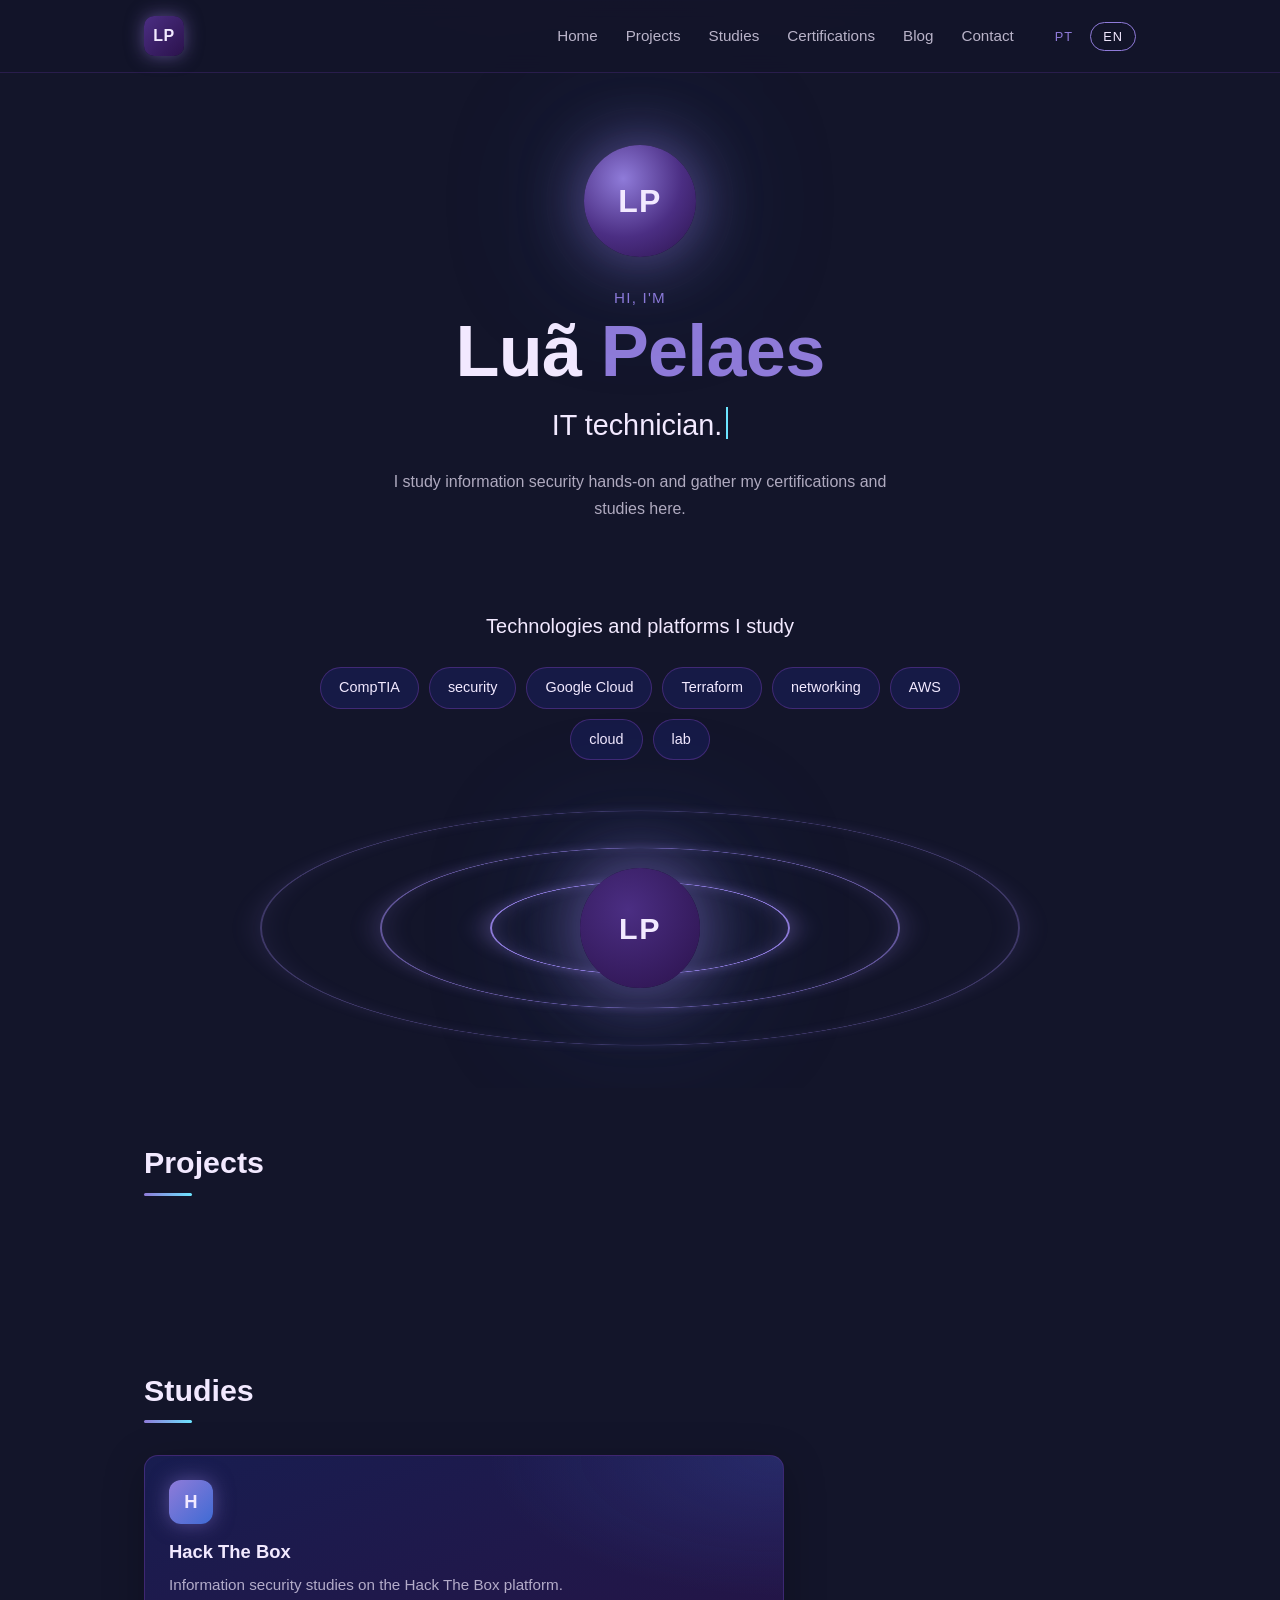
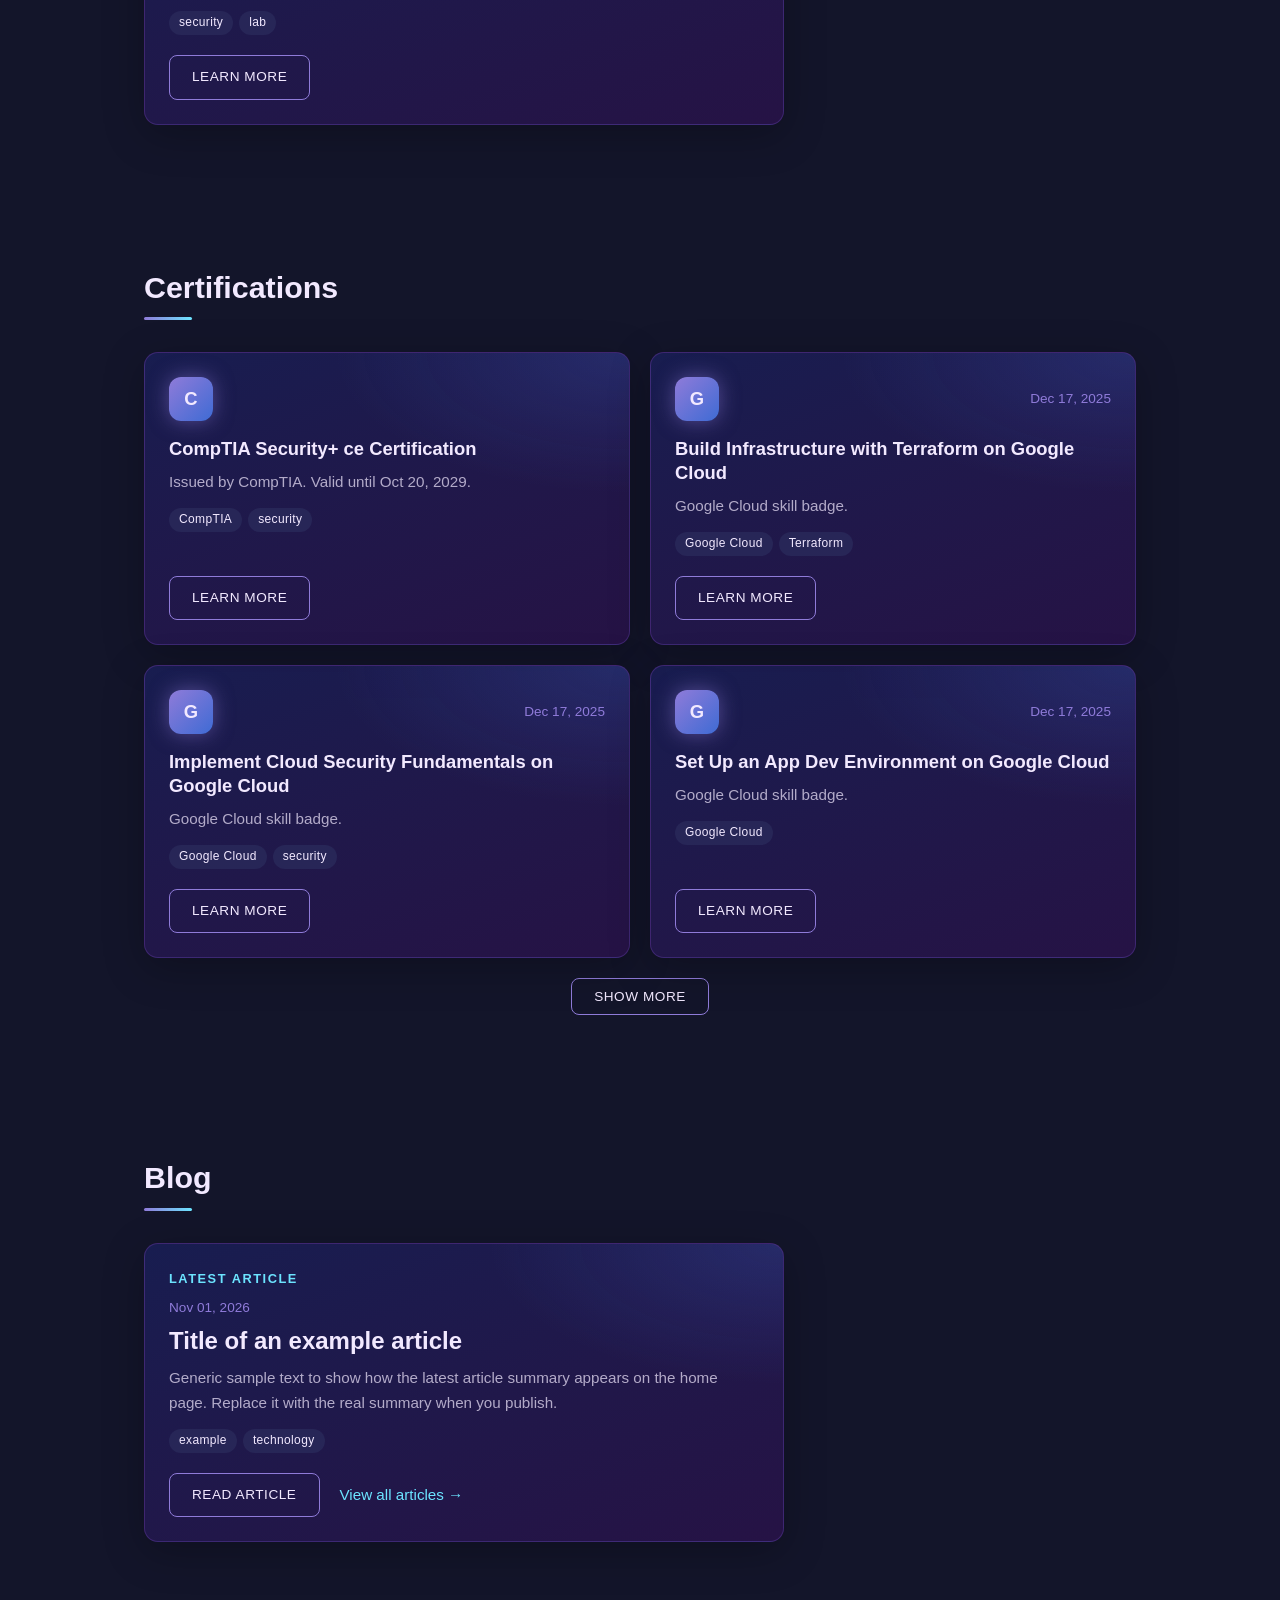
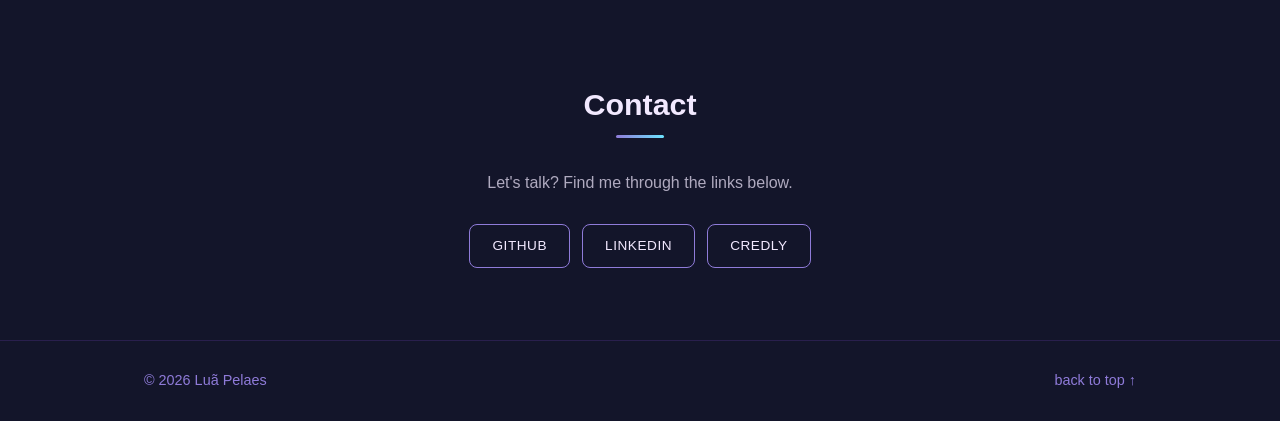
<file: index.html>
<!doctype html>
<html lang="pt-BR">
<head>
  <meta charset="utf-8">
  <meta name="viewport" content="width=device-width, initial-scale=1">
  <meta name="theme-color" content="#13152a">
  <title>Luã Pelaes</title>
  <meta name="description" content="Luã Pelaes, técnico em TI. Certificados, estudos e projetos em tecnologia e segurança.">
  <link rel="stylesheet" href="style.css">
  <link rel="stylesheet" href="extras.css">
</head>
<body>
  <header class="nav">
    <div class="wrap nav-in">
      <a class="brand" href="#inicio" aria-label="Luã Pelaes"><span class="logo">LP</span></a>
      <nav class="nav-right">
        <a href="#inicio" data-i18n="nav_inicio"></a>
        <a href="#projetos" data-i18n="nav_projetos"></a>
        <a href="#estudos" data-i18n="nav_estudos"></a>
        <a href="#certificados" data-i18n="nav_certificados"></a>
        <a href="blog.html" data-i18n="nav_blog"></a>
        <a href="#contato" data-i18n="nav_contato"></a>
        <div class="lang" role="group" aria-label="Idioma / Language">
          <button type="button" data-lang="pt">PT</button>
          <button type="button" data-lang="en">EN</button>
        </div>
      </nav>
    </div>
  </header>

  <main>
    <section id="inicio" class="hero">
      <div class="avatar" aria-hidden="true"><span>LP</span></div>
      <p class="hello" data-i18n="ola"></p>
      <h1>Luã <em>Pelaes</em></h1>
      <p class="role"><span data-i18n="cargo"></span><i class="cursor" aria-hidden="true"></i></p>
      <p class="lead" data-i18n="lead"></p>
    </section>

    <section id="tecnologias" class="stack">
      <p class="stack-title" data-i18n="tecnologias"></p>
      <ul id="lista-tecnologias" class="chips"></ul>
      <div class="orbit" aria-hidden="true">
        <i class="ring r1"></i><i class="ring r2"></i><i class="ring r3"></i>
        <span class="core">LP</span>
      </div>
    </section>

    <section id="projetos" class="section">
      <div class="wrap">
        <h2 data-i18n-grupo="projetos"></h2>
        <div class="cards" data-grupo="projetos"></div>
      </div>
    </section>

    <section id="estudos" class="section">
      <div class="wrap">
        <h2 data-i18n-grupo="estudos"></h2>
        <div class="features" data-grupo="estudos"></div>
      </div>
    </section>

    <section id="certificados" class="section">
      <div class="wrap">
        <h2 data-i18n-grupo="certificados"></h2>
        <div class="cards" data-grupo="certificados"></div>
      </div>
    </section>

    <section id="blog" class="section">
      <div class="wrap">
        <h2 data-i18n="blog_titulo"></h2>
        <div id="ultimo-artigo" class="features"></div>
      </div>
    </section>

    <section id="contato" class="section contact">
      <div class="wrap">
        <h2 data-i18n="contato_titulo"></h2>
        <p class="contact-text" data-i18n="contato_texto"></p>
        <div class="cta">
          <a class="btn" href="https://github.com/luanpelaes18">GitHub</a>
          <a class="btn" href="https://www.linkedin.com/in/luanpelaes/">LinkedIn</a>
          <a class="btn" href="https://www.credly.com/users/lua-kristian-araujo-pelaes/badges/credly">Credly</a>
        </div>
      </div>
    </section>
  </main>

  <footer>
    <div class="wrap foot-in">
      <span>© <span id="ano"></span> Luã Pelaes</span>
      <a href="#inicio" class="up" data-i18n="topo"></a>
    </div>
  </footer>

  <script src="data.js"></script>
  <script src="posts.js"></script>
  <script src="common.js"></script>
  <script src="app.js"></script>
</body>
</html>
</file>
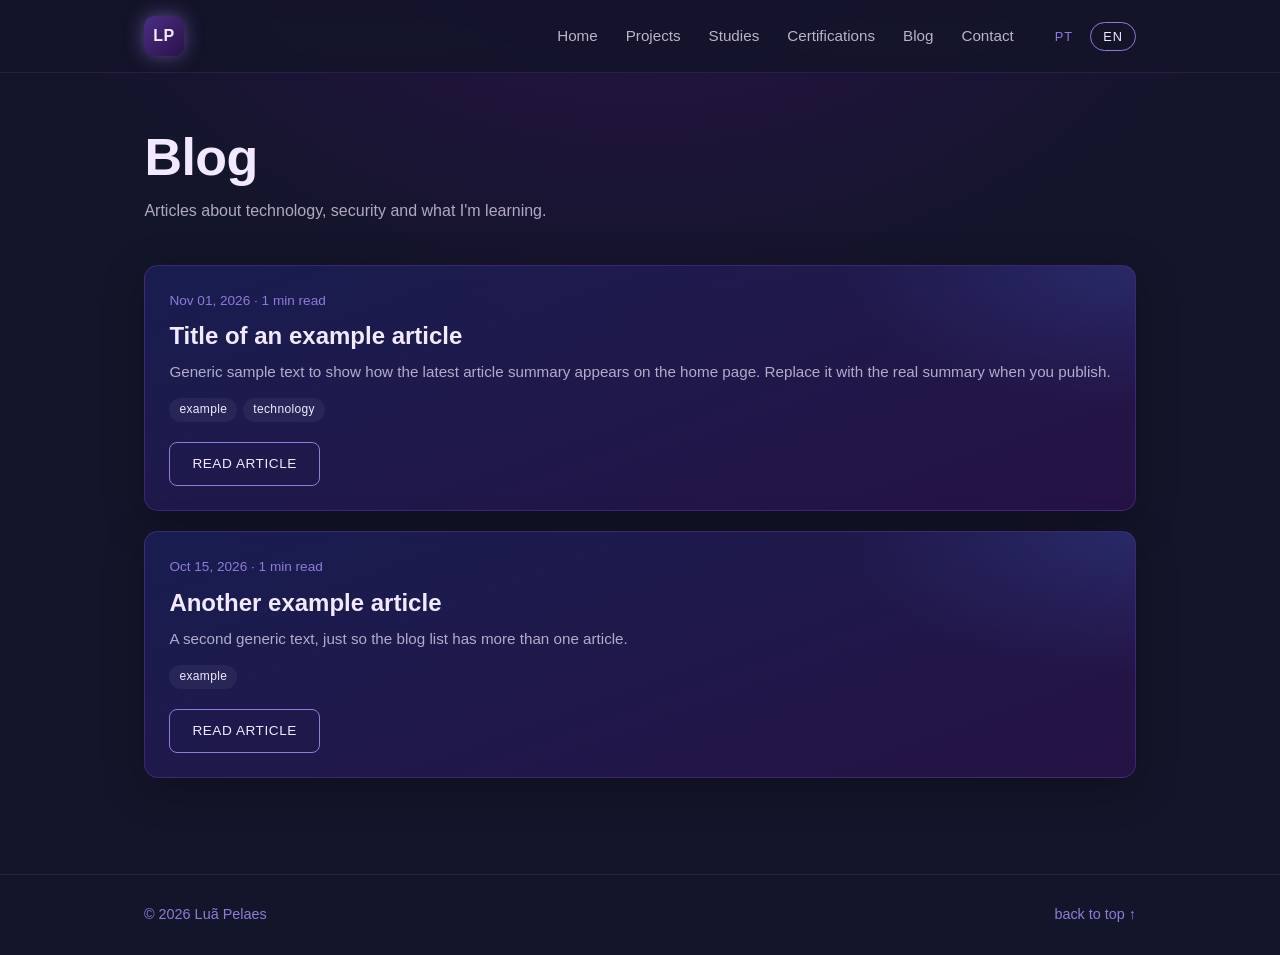
<file: blog.html>
<!doctype html>
<html lang="pt-BR">
<head>
  <meta charset="utf-8">
  <meta name="viewport" content="width=device-width, initial-scale=1">
  <meta name="theme-color" content="#13152a">
  <title>Blog | Luã Pelaes</title>
  <meta name="description" content="Artigos sobre tecnologia, segurança e o que estou aprendendo.">
  <link rel="stylesheet" href="style.css">
  <link rel="stylesheet" href="extras.css">
</head>
<body>
  <header class="nav">
    <div class="wrap nav-in">
      <a class="brand" href="index.html" aria-label="Luã Pelaes"><span class="logo">LP</span></a>
      <nav class="nav-right">
        <a href="index.html" data-i18n="nav_inicio"></a>
        <a href="index.html#projetos" data-i18n="nav_projetos"></a>
        <a href="index.html#estudos" data-i18n="nav_estudos"></a>
        <a href="index.html#certificados" data-i18n="nav_certificados"></a>
        <a href="blog.html" data-i18n="nav_blog" aria-current="page"></a>
        <a href="index.html#contato" data-i18n="nav_contato"></a>
        <div class="lang" role="group" aria-label="Idioma / Language">
          <button type="button" data-lang="pt">PT</button>
          <button type="button" data-lang="en">EN</button>
        </div>
      </nav>
    </div>
  </header>

  <main class="wrap blog-page">
    <header id="blog-cabecalho" class="blog-head">
      <h1 data-i18n="blog_titulo"></h1>
      <p class="lead-left" data-i18n="blog_intro"></p>
    </header>
    <div id="blog-conteudo"></div>
  </main>

  <footer>
    <div class="wrap foot-in">
      <span>© <span id="ano"></span> Luã Pelaes</span>
      <a href="#" class="up" data-i18n="topo"></a>
    </div>
  </footer>

  <script src="data.js"></script>
  <script src="posts.js"></script>
  <script src="common.js"></script>
  <script src="blog.js"></script>
</body>
</html>
</file>
<file: style.css>
/* Paleta 1: #2B124C #1A1F5A #4B2E83 #8F7BD9 #F2E9FF */
/* Paleta 2: #13152A #2A2A5A #3F6BD4 #6CE4FF */
:root {
  --bg: #13152a;
  --deep: #2b124c;
  --indigo: #1a1f5a;
  --raised: #2a2a5a;
  --line: #4b2e83;
  --violet: #8f7bd9;
  --blue: #3f6bd4;
  --cyan: #6ce4ff;
  --text: #f2e9ff;
  --font: "Helvetica Neue", Helvetica, Arial, sans-serif;

  /* aliases usados pelo extras.css (compartilhado entre as duas paletas) */
  --x-accent: var(--cyan);
  --x-muted: var(--violet);
  --x-line: var(--line);
  --x-soft: color-mix(in srgb, var(--text) 70%, transparent);
  --x-surface: color-mix(in srgb, var(--indigo) 60%, transparent);
  --x-thumb: linear-gradient(135deg, var(--deep), var(--blue));
}

* { box-sizing: border-box; }
html { scroll-behavior: smooth; scroll-padding-top: 84px; }

body {
  margin: 0;
  background:
    radial-gradient(900px 600px at 50% -10%, color-mix(in srgb, var(--deep) 90%, transparent), transparent 70%),
    var(--bg);
  color: var(--text);
  font: 400 1rem/1.65 var(--font);
}

a { color: inherit; }
.wrap { max-width: 1040px; margin: 0 auto; padding: 0 24px; }
button:focus-visible, a:focus-visible { outline: 2px solid var(--cyan); outline-offset: 3px; }

/* navegação */
.nav {
  position: sticky;
  top: 0;
  z-index: 10;
  background: color-mix(in srgb, var(--bg) 85%, transparent);
  backdrop-filter: blur(10px);
  border-bottom: 1px solid color-mix(in srgb, var(--line) 40%, transparent);
}
.nav-in { display: flex; justify-content: space-between; align-items: center; height: 72px; }

.logo {
  display: grid;
  place-items: center;
  width: 40px;
  height: 40px;
  border-radius: 10px;
  background: linear-gradient(135deg, var(--line), var(--deep));
  box-shadow: 0 0 18px color-mix(in srgb, var(--violet) 55%, transparent);
  font-weight: 700;
  letter-spacing: .04em;
}
.brand { text-decoration: none; }

.nav-right { display: flex; align-items: center; gap: 28px; }
.nav-right > a { color: color-mix(in srgb, var(--text) 75%, transparent); font-size: .95rem; text-decoration: none; }
.nav-right > a:hover { color: var(--cyan); }

.lang { display: inline-flex; gap: 4px; }
.lang button {
  padding: 6px 12px;
  border: 1px solid transparent;
  border-radius: 999px;
  background: transparent;
  color: var(--violet);
  font: 500 .8rem var(--font);
  letter-spacing: .08em;
  cursor: pointer;
}
.lang button[aria-pressed="true"] { border-color: var(--violet); color: var(--text); }

/* apresentação */
.hero { max-width: 760px; margin: 0 auto; padding: 72px 24px 88px; text-align: center; }

.avatar {
  position: relative;
  display: grid;
  place-items: center;
  width: 112px;
  height: 112px;
  margin: 0 auto 28px;
  border-radius: 50%;
  background: radial-gradient(circle at 35% 30%, var(--violet), var(--line) 55%, var(--deep));
  box-shadow: 0 0 60px color-mix(in srgb, var(--violet) 60%, transparent), 0 0 140px color-mix(in srgb, var(--blue) 35%, transparent);
  font-size: 2rem;
  font-weight: 700;
  letter-spacing: .04em;
}

.hello { margin: 0 0 4px; color: var(--violet); font-size: .95rem; letter-spacing: .08em; text-transform: uppercase; }
h1 { margin: 0 0 12px; font-size: clamp(2.6rem, 8vw, 4.5rem); font-weight: 600; line-height: 1.05; letter-spacing: -.01em; }
h1 em { color: var(--violet); font-style: normal; }

.role { margin: 0 0 20px; font-size: clamp(1.3rem, 3.5vw, 1.8rem); }
.cursor {
  display: inline-block;
  width: 2px;
  height: 1.1em;
  margin-left: 4px;
  vertical-align: -.15em;
  background: var(--cyan);
  animation: piscar 1.1s steps(1) infinite;
}
@keyframes piscar { 50% { opacity: 0; } }

.lead { max-width: 34rem; margin: 0 auto; color: color-mix(in srgb, var(--text) 70%, transparent); }

/* seções */
.section { padding: 72px 0; }
h2 { margin: 0 0 32px; font-size: 1.9rem; font-weight: 600; line-height: 1.2; }
h2::after {
  content: "";
  display: block;
  width: 48px;
  height: 3px;
  margin-top: 12px;
  border-radius: 2px;
  background: linear-gradient(90deg, var(--violet), var(--cyan));
}

.cards { display: grid; gap: 20px; grid-template-columns: repeat(2, 1fr); }
.card {
  position: relative;
  display: flex;
  flex-direction: column;
  align-items: flex-start;
  padding: 24px;
  border: 1px solid color-mix(in srgb, var(--line) 70%, transparent);
  border-radius: 14px;
  background:
    radial-gradient(420px 200px at 100% 0, color-mix(in srgb, var(--blue) 22%, transparent), transparent 70%),
    linear-gradient(160deg, color-mix(in srgb, var(--indigo) 80%, transparent), color-mix(in srgb, var(--deep) 80%, transparent));
  box-shadow: 0 10px 40px rgba(0, 0, 0, .25);
  transition: transform .2s, border-color .2s, box-shadow .2s;
}
.card:hover {
  transform: translateY(-3px);
  border-color: var(--violet);
  box-shadow: 0 14px 50px color-mix(in srgb, var(--violet) 25%, transparent);
}

.card-top { display: flex; justify-content: space-between; align-items: center; width: 100%; margin-bottom: 16px; }
.badge {
  display: grid;
  place-items: center;
  width: 44px;
  height: 44px;
  border-radius: 12px;
  background: linear-gradient(135deg, var(--violet), var(--blue));
  box-shadow: 0 0 20px color-mix(in srgb, var(--violet) 50%, transparent);
  font-weight: 700;
  font-size: 1.15rem;
}
.card-date { color: var(--violet); font-size: .85rem; }

.card h3 { margin: 0 0 8px; font-size: 1.15rem; font-weight: 600; line-height: 1.3; }
.card-desc { margin: 0 0 14px; color: color-mix(in srgb, var(--text) 70%, transparent); font-size: .95rem; }

.tags { display: flex; flex-wrap: wrap; gap: 6px; margin: 0 0 20px; padding: 0; list-style: none; }
.tags li { padding: 2px 10px; border-radius: 999px; background: color-mix(in srgb, var(--raised) 80%, transparent); font-size: .75rem; letter-spacing: .03em; }

.btn {
  display: inline-flex;
  align-items: center;
  padding: 10px 22px;
  border: 1px solid var(--violet);
  border-radius: 8px;
  background: transparent;
  font-size: .85rem;
  font-weight: 500;
  letter-spacing: .04em;
  text-decoration: none;
  text-transform: uppercase;
  transition: background .15s, color .15s, border-color .15s;
}
.btn:hover { background: var(--cyan); border-color: var(--cyan); color: var(--bg); }
.card .btn { margin-top: auto; }

/* tecnologias e órbita */
.stack { position: relative; padding: 24px 24px 0; text-align: center; overflow: hidden; }
.stack-title { margin: 0 0 24px; font-size: 1.25rem; }
.chips { display: flex; flex-wrap: wrap; justify-content: center; gap: 10px; max-width: 720px; margin: 0 auto; padding: 0; list-style: none; }
.chips li {
  padding: 8px 18px;
  border: 1px solid color-mix(in srgb, var(--line) 80%, transparent);
  border-radius: 999px;
  background: color-mix(in srgb, var(--indigo) 60%, transparent);
  font-size: .9rem;
}

.orbit { position: relative; height: 320px; margin-top: 8px; }
.ring {
  position: absolute;
  left: 50%;
  top: 50%;
  border: 2px solid var(--violet);
  border-radius: 50%;
  transform: translate(-50%, -50%) rotateX(72deg);
  box-shadow: 0 0 30px color-mix(in srgb, var(--violet) 45%, transparent), inset 0 0 30px color-mix(in srgb, var(--violet) 30%, transparent);
}
.r1 { width: 300px; height: 300px; }
.r2 { width: 520px; height: 520px; opacity: .65; }
.r3 { width: 760px; height: 760px; opacity: .35; }
.core {
  position: absolute;
  left: 50%;
  top: 50%;
  display: grid;
  place-items: center;
  width: 120px;
  height: 120px;
  border-radius: 50%;
  background: radial-gradient(circle at 40% 35%, var(--line), var(--deep));
  box-shadow: 0 0 70px color-mix(in srgb, var(--violet) 70%, transparent), 0 0 160px color-mix(in srgb, var(--blue) 40%, transparent);
  font-size: 1.9rem;
  font-weight: 700;
  letter-spacing: .05em;
  transform: translate(-50%, -50%);
}

/* estudos */
.features { display: grid; gap: 20px; }
.features .card { max-width: 640px; }

/* contato */
.contact { text-align: center; }
.contact h2::after { margin-left: auto; margin-right: auto; }
.contact-text { margin: 0 0 28px; color: color-mix(in srgb, var(--text) 70%, transparent); }
.cta { display: flex; flex-wrap: wrap; justify-content: center; gap: 12px; }

footer { border-top: 1px solid color-mix(in srgb, var(--line) 40%, transparent); color: var(--violet); font-size: .9rem; }
.foot-in { display: flex; justify-content: space-between; padding-top: 28px; padding-bottom: 28px; }
.up { text-decoration: none; }
.up:hover { color: var(--cyan); }

@media (prefers-reduced-motion: reduce) {
  .cursor { animation: none; }
  .card { transition: none; }
}

@media (max-width: 760px) {
  .nav-right > a { display: none; }
  .cards { grid-template-columns: 1fr; }
  .section { padding: 48px 0; }
  .orbit { height: 240px; }
  .r1 { width: 220px; height: 220px; }
  .r2 { width: 380px; height: 380px; }
  .r3 { width: 560px; height: 560px; }
}
</file>
<file: extras.css>
/* Estilos de projetos, último artigo e blog. Usa só os aliases --x-* de cada paleta. */

/* rodapé sempre no fim da tela, mesmo em páginas curtas (evita o fundo repetir) */
body { min-height: 100vh; display: flex; flex-direction: column; background-repeat: no-repeat; }
main { flex: 1; }
footer { margin-top: auto; }

/* ordem da home: o bloco de tecnologias vem logo após a apresentação */
.stack { padding-top: 0; }
.stack + .section { padding-top: 56px; }

/* projetos */
.thumb {
  display: grid;
  place-items: center;
  width: 100%;
  aspect-ratio: 16 / 9;
  margin-bottom: 16px;
  overflow: hidden;
  border-radius: 6px;
  background: var(--x-thumb);
  color: var(--x-accent);
  font: 700 2rem ui-monospace, "Cascadia Code", Consolas, monospace;
  letter-spacing: .05em;
}
.thumb img { width: 100%; height: 100%; object-fit: cover; }
.card-date-solo { display: block; margin-bottom: 6px; }

/* botão "Ver mais" no fim de uma lista de cards */
.mais-btn { grid-column: 1 / -1; justify-self: center; color: var(--text); cursor: pointer; font-family: inherit; }

/* último artigo e lista do blog */
.kicker { margin: 0 0 8px; color: var(--x-accent); font-size: .8rem; font-weight: 700; letter-spacing: .12em; text-transform: uppercase; }
.card-post { max-width: 760px; }
.card-post h3 { font-size: 1.5rem; }
.card-actions { display: flex; flex-wrap: wrap; align-items: center; gap: 20px; margin-top: auto; }
.link-seta { color: var(--x-accent); font-size: .95rem; text-decoration: none; }
.link-seta:hover { text-decoration: underline; }

/* página do blog */
.blog-page { padding-top: 56px; padding-bottom: 96px; }
.blog-head h1 { margin: 0 0 12px; font-size: clamp(2.2rem, 6vw, 3.25rem); font-weight: 600; line-height: 1.1; }
.blog-head[hidden] { display: none; }
.lead-left { max-width: 36rem; margin: 0 0 40px; color: var(--x-soft); }
.post-list { display: grid; gap: 20px; }
.post-list .card-post { max-width: none; }
.post-list .card-post h3 a { text-decoration: none; }
.post-list .card-post h3 a:hover { color: var(--x-accent); }
.post-meta { margin: 0 0 8px; color: var(--x-muted); font-size: .85rem; }

/* artigo */
.post { max-width: 720px; margin-top: 24px; }
.post h1 { margin: 0 0 12px; font-size: clamp(2rem, 5vw, 2.75rem); font-weight: 600; line-height: 1.15; }
.post .tags { margin: 0 0 32px; }
.post-corpo { color: var(--text); font-size: 1.05rem; line-height: 1.8; }
.post-corpo p { margin: 0 0 20px; color: var(--x-soft); }
.post-corpo h2 { margin: 40px 0 16px; font-size: 1.5rem; }
.post-corpo h2::after { display: none; }
.post-corpo h3 { margin: 32px 0 12px; font-size: 1.2rem; }
.post-corpo ul { margin: 0 0 20px; padding-left: 22px; color: var(--x-soft); }
.post-corpo li { margin-bottom: 6px; }
.post-corpo a { color: var(--x-accent); }
.post-corpo strong { color: var(--text); }
.post-corpo code { padding: 1px 6px; border-radius: 4px; background: var(--x-surface); font: .9em ui-monospace, "Cascadia Code", Consolas, monospace; }
.post-corpo pre { margin: 0 0 24px; padding: 16px 20px; overflow-x: auto; border: 1px solid var(--x-line); border-radius: 8px; background: var(--x-surface); }
.post-corpo pre code { padding: 0; background: none; }

.empty { padding: 32px 0; color: var(--x-soft); }

@media (max-width: 760px) {
  .stack + .section { padding-top: 40px; }
}
</file>
